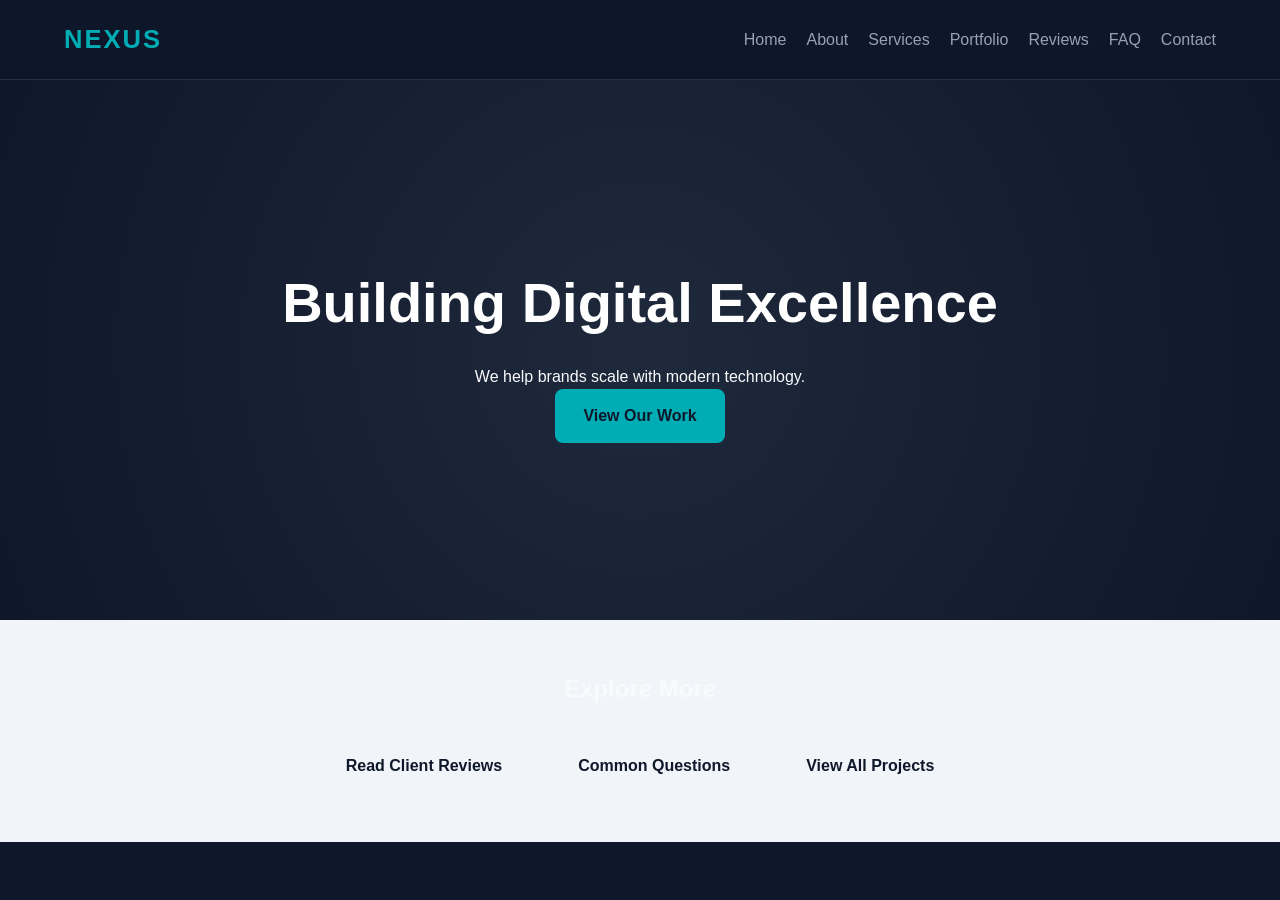
<file: index.html>
<!DOCTYPE html>
<html lang="en">
<head>
    <meta charset="UTF-8">
    <meta name="viewport" content="width=device-width, initial-scale=1.0">
    <link rel="stylesheet" href="style.css">
    <title>Nexus Agency | Home</title>
</head>
<body>
    <nav>
    <div class="logo">NEXUS</div>
    <ul>
        <li><a href="index.html">Home</a></li>
        <li><a href="about.html">About</a></li>
        <li><a href="services.html">Services</a></li>
        <li><a href="portfolio.html">Portfolio</a></li>
        <li><a href="reviews.html">Reviews</a></li>
        <li><a href="faq.html">FAQ</a></li>
        <li><a href="contact.html">Contact</a></li>
    </ul>
</nav>
    <header class="hero">
        <h1>Building Digital Excellence</h1>
        <p>We help brands scale with modern technology.</p>
        <a href="portfolio.html" class="btn">View Our Work</a>
    </header>
    <section style="padding: 50px 5%; background: #f1f5f9; text-align: center;">
    <h2>Explore More</h2>
    <div style="display: flex; justify-content: center; gap: 20px; margin-top: 30px; flex-wrap: wrap;">
        <a href="reviews.html" class="btn" style="background: var(--dark);">Read Client Reviews</a>
        <a href="faq.html" class="btn" style="background: var(--dark);">Common Questions</a>
        <a href="portfolio.html" class="btn" style="background: var(--dark);">View All Projects</a>
    </div>
</section>

    <script src="main.js"></script>
</body>
</html>
</file>
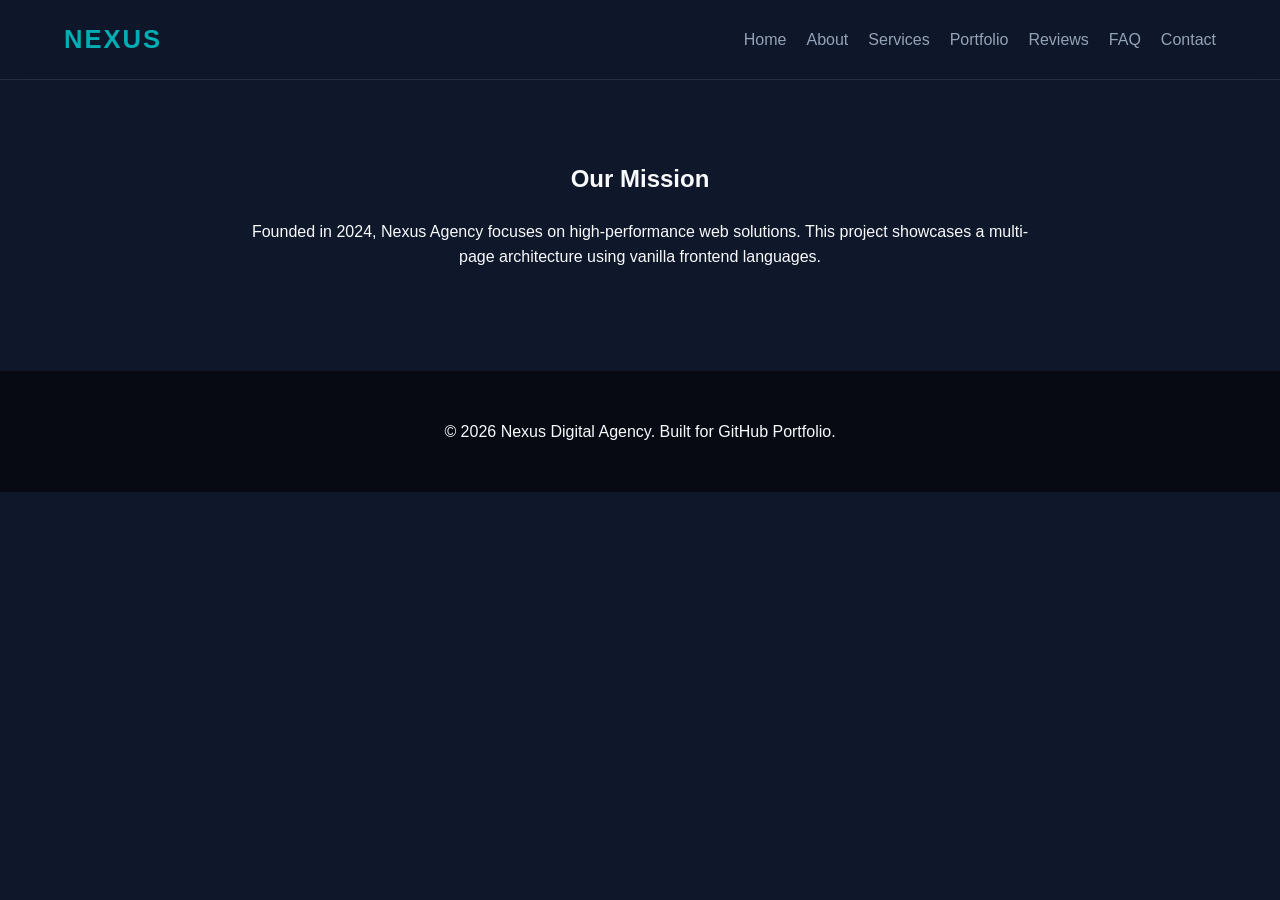
<file: about.html>
<!DOCTYPE html>
<html lang="en">
<head>
        <meta charset="UTF-8">
    <meta name="viewport" content="width=device-width, initial-scale=1.0">
    <link rel="stylesheet" href="style.css">
    <title>About Us | Nexus Agency</title>
</head>
<body>
    <nav>
        <div class="logo">NEXUS</div>
        <ul>
            <li><a href="index.html">Home</a></li>
        <li><a href="about.html">About</a></li>
        <li><a href="services.html">Services</a></li>
        <li><a href="portfolio.html">Portfolio</a></li>
        <li><a href="reviews.html">Reviews</a></li>
        <li><a href="faq.html">FAQ</a></li>
        <li><a href="contact.html">Contact</a></li>
        </ul>
    </nav>

    <section style="padding: 5rem 10%; text-align: center;">
        <h2>Our Mission</h2>
        <p style="max-width: 800px; margin: 20px auto;">
            Founded in 2024, Nexus Agency focuses on high-performance web solutions. 
            This project showcases a multi-page architecture using vanilla frontend languages.
        </p>
    </section>

    <footer>
        <p>&copy; 2026 Nexus Digital Agency. Built for GitHub Portfolio.</p>
    </footer>
</body>
</html>
</file>
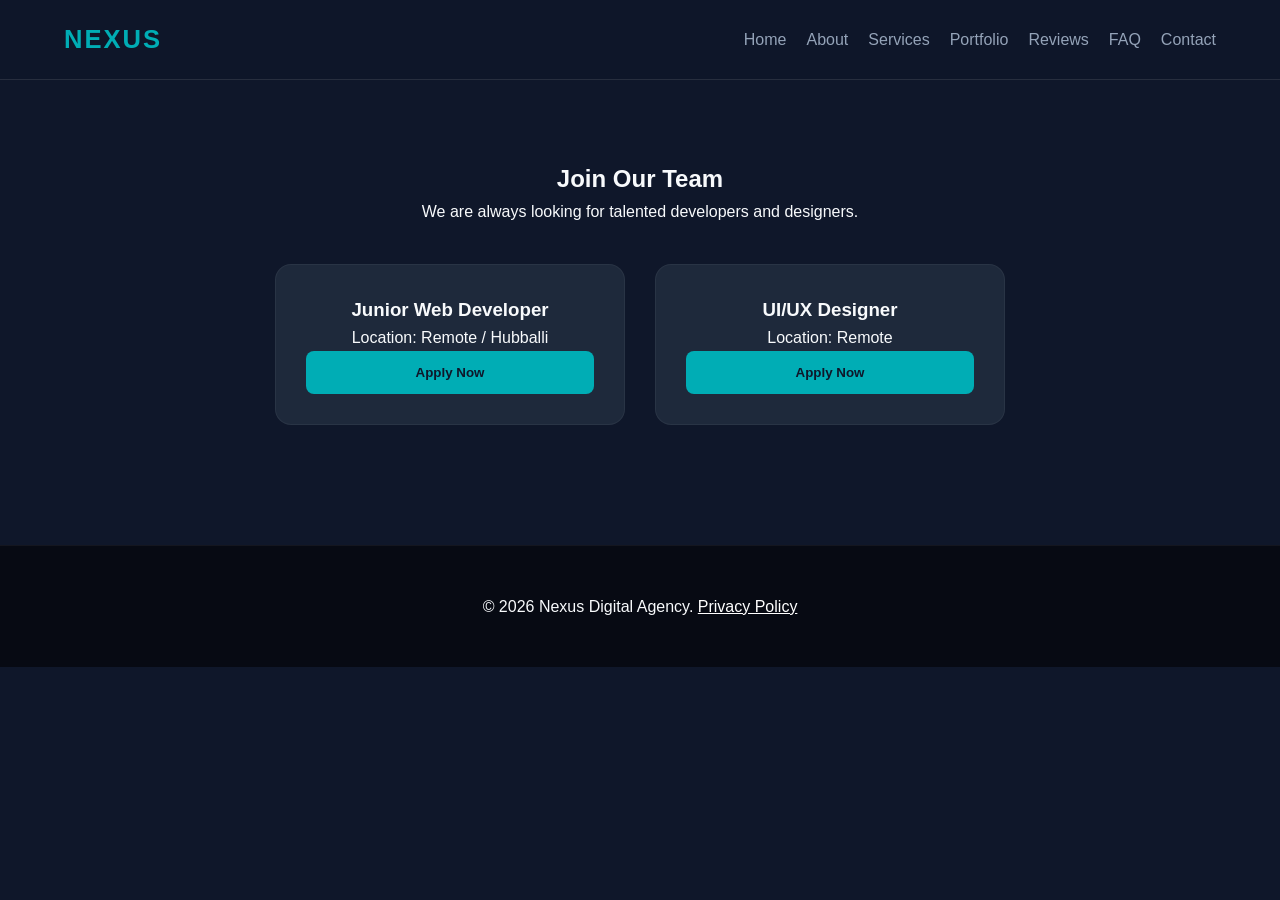
<file: careers.html>
<!DOCTYPE html>
<html lang="en">
<head>
    <meta charset="UTF-8">
    <link rel="stylesheet" href="style.css">
    <title>Careers | Nexus Agency</title>
</head>
<body>
    <nav>
        <div class="logo">NEXUS</div>
        <ul>
            <li><a href="index.html">Home</a></li>
            <li><a href="about.html">About</a></li>
            <li><a href="services.html">Services</a></li>
            <li><a href="portfolio.html">Portfolio</a></li>
            <li><a href="reviews.html">Reviews</a></li>
            <li><a href="faq.html">FAQ</a></li>
            <li><a href="contact.html">Contact</a></li>
        </ul>
    </nav>

    <section style="padding: 80px 5%; text-align: center;">
        <h1>Join Our Team</h1>
        <p>We are always looking for talented developers and designers.</p>
        
        <div class="portfolio-grid" style="margin-top: 40px;">
            <div class="portfolio-card" style="padding: 30px;">
                <h3>Junior Web Developer</h3>
                <p>Location: Remote / Hubballi</p>
                <button class="btn">Apply Now</button>
            </div>
            <div class="portfolio-card" style="padding: 30px;">
                <h3>UI/UX Designer</h3>
                <p>Location: Remote</p>
                <button class="btn">Apply Now</button>
            </div>
        </div>
    </section>

    <footer>
        <p>&copy; 2026 Nexus Digital Agency. <a href="privacy.html" style="color: white;">Privacy Policy</a></p>
    </footer>
</body>
</html>
</file>
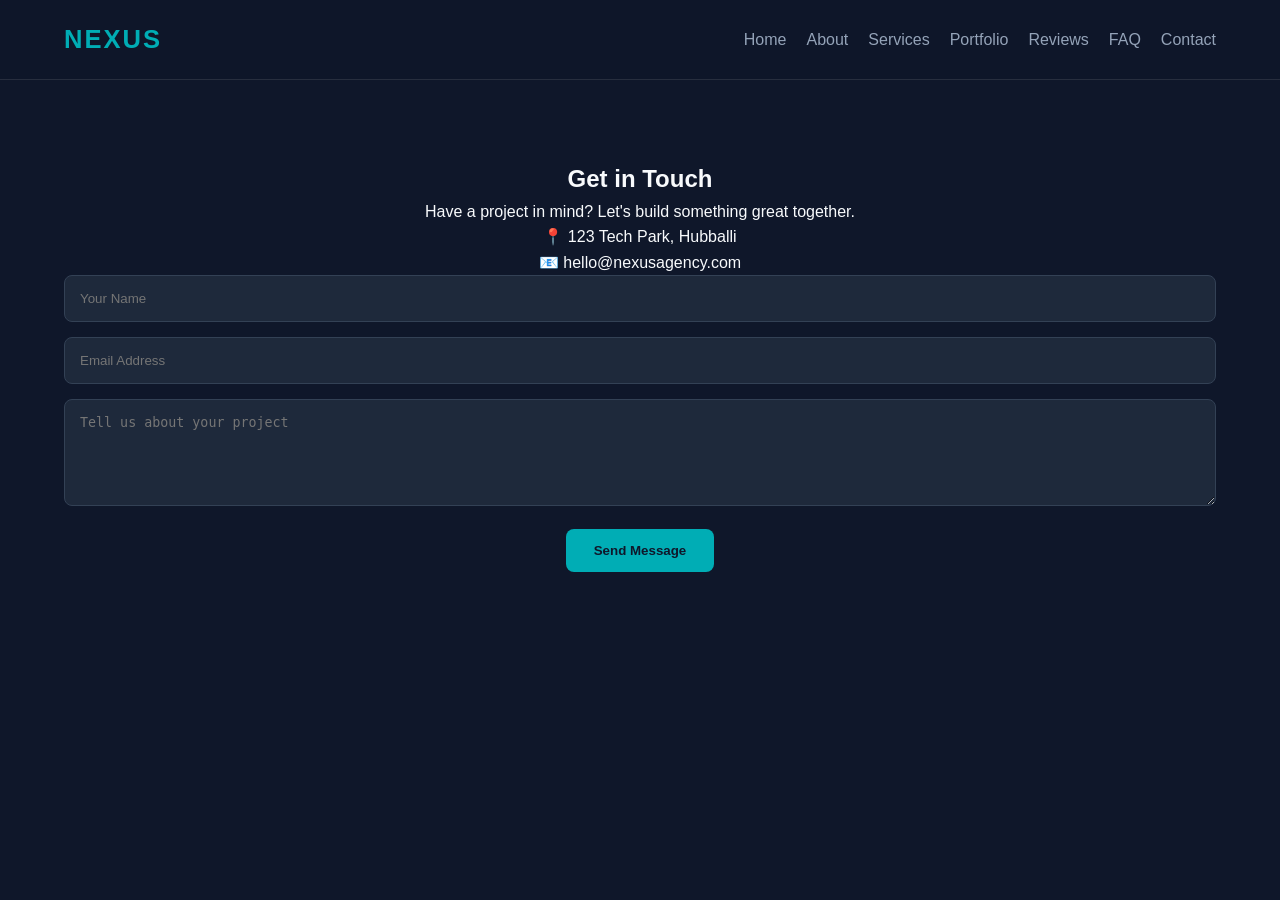
<file: contact.html>
<!DOCTYPE html>
<html lang="en">
<head>
        <meta charset="UTF-8">
    <meta name="viewport" content="width=device-width, initial-scale=1.0">
    <link rel="stylesheet" href="style.css">
    <title>Contact Us | Nexus Agency</title>
</head>
<body>
    <nav>
        <div class="logo">NEXUS</div>
        <ul>
            <li><a href="index.html">Home</a></li>
        <li><a href="about.html">About</a></li>
        <li><a href="services.html">Services</a></li>
        <li><a href="portfolio.html">Portfolio</a></li>
        <li><a href="reviews.html">Reviews</a></li>
        <li><a href="faq.html">FAQ</a></li>
        <li><a href="contact.html">Contact</a></li>
        </ul>
    </nav>

    <section class="contact-section">
        <div class="contact-container">
            <div class="contact-info">
                <h1>Get in Touch</h1>
                <p>Have a project in mind? Let's build something great together.</p>
                <div class="info-item">📍 123 Tech Park, Hubballi</div>
                <div class="info-item">📧 hello@nexusagency.com</div>
            </div>

            <form class="contact-form" id="mainContactForm">
                <input type="text" placeholder="Your Name" required>
                <input type="email" placeholder="Email Address" required>
                <textarea placeholder="Tell us about your project" rows="5" required></textarea>
                <button type="submit" class="btn">Send Message</button>
            </form>
        </div>
    </section>

    <script src="main.js"></script>
</body>
</html>
</file>
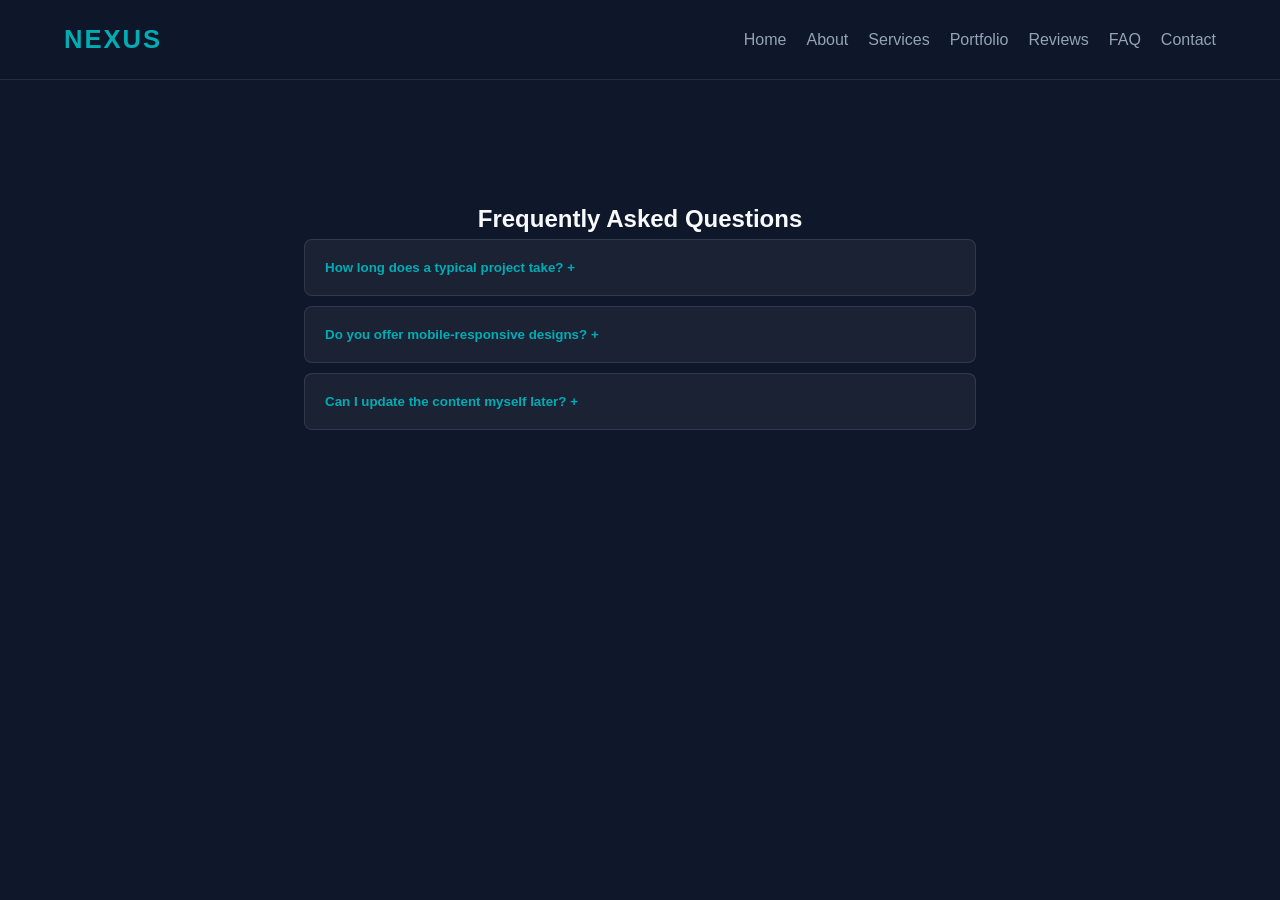
<file: faq.html>
<!DOCTYPE html>
<html lang="en">
<head>
    <meta charset="UTF-8">
    <link rel="stylesheet" href="style.css">
    <title>FAQ | Nexus Agency</title>
</head>
<body>
    <nav>
        <div class="logo">NEXUS</div>
        <ul>
            <li><a href="index.html">Home</a></li>
        <li><a href="about.html">About</a></li>
        <li><a href="services.html">Services</a></li>
        <li><a href="portfolio.html">Portfolio</a></li>
        <li><a href="reviews.html">Reviews</a></li>
        <li><a href="faq.html">FAQ</a></li>
        <li><a href="contact.html">Contact</a></li>
        </ul>
    </nav>

    <section class="faq-container">
        <h1>Frequently Asked Questions</h1>
        
        <div class="faq-item">
            <button class="faq-question">How long does a typical project take? <span>+</span></button>
            <div class="faq-answer">
                <p>Most standard website projects are completed within 4-6 weeks, depending on the complexity and number of pages required.</p>
            </div>
        </div>

        <div class="faq-item">
            <button class="faq-question">Do you offer mobile-responsive designs? <span>+</span></button>
            <div class="faq-answer">
                <p>Absolutely. Every project we build is "Mobile-First," ensuring it looks great on smartphones, tablets, and desktops.</p>
            </div>
        </div>

        <div class="faq-item">
            <button class="faq-question">Can I update the content myself later? <span>+</span></button>
            <div class="faq-answer">
                <p>Yes! We provide documentation and a brief training session to show you how to manage your content once the site is live.</p>
            </div>
        </div>
    </section>

    <script src="main.js"></script>
</body>
</html>
</file>
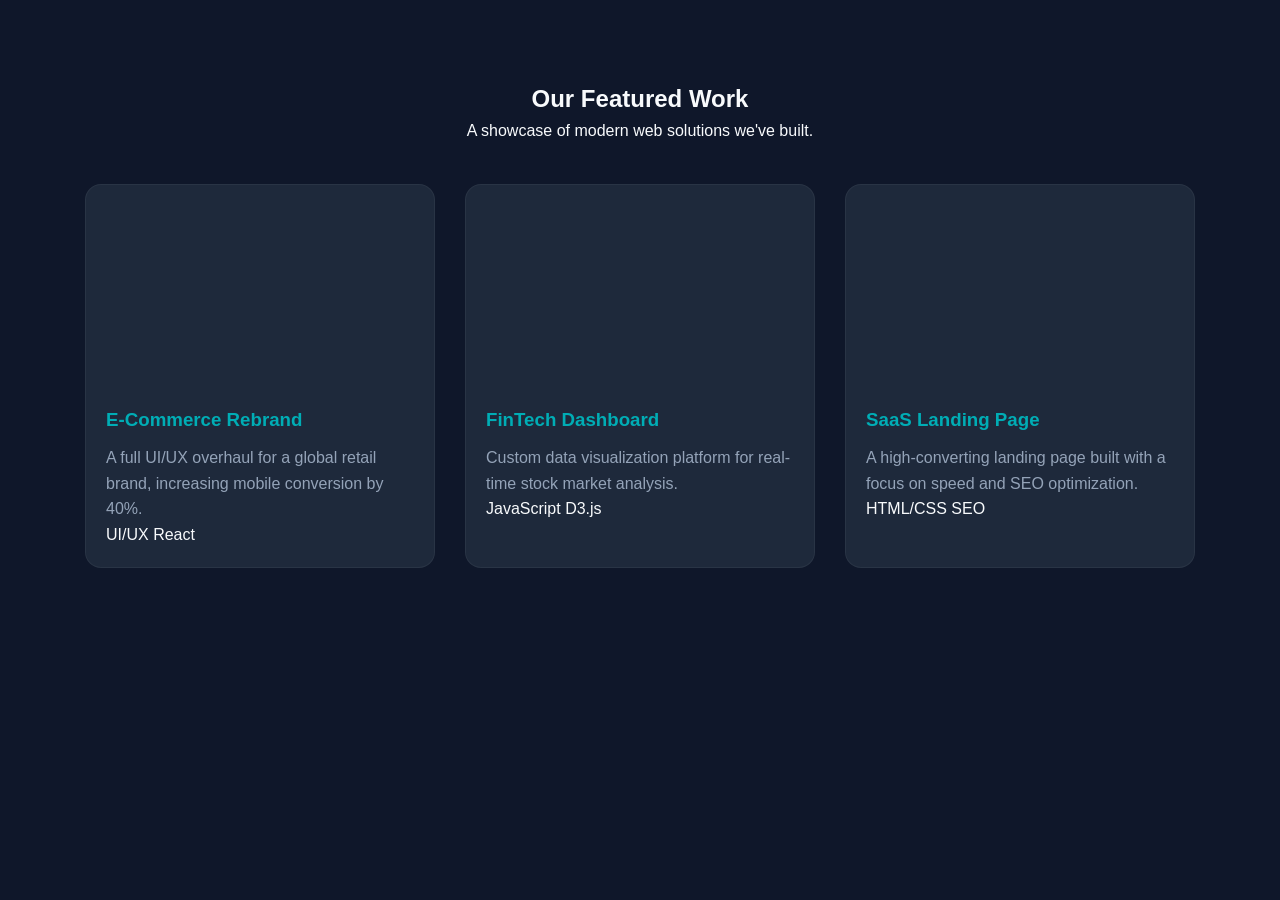
<file: portfolio.html>
<!DOCTYPE html>
<html lang="en">
<meta charset="UTF-8">
<meta name="viewport" content="width=device-width, initial-scale=1.0">
<link rel="stylesheet" href="./style.css">
<section class="portfolio-section">
    <h1>Our Featured Work</h1>
    <p>A showcase of modern web solutions we've built.</p>
    
    <div class="portfolio-grid">
        <!-- Project 1 -->
        <div class="portfolio-card">
            <div class="card-image" style="background-image: url('https://images.unsplash.com/photo-1460925895917-afdab827c52f?auto=format&fit=crop&w=500&q=80')"></div>
            <div class="card-content">
                <h3>E-Commerce Rebrand</h3>
                <p>A full UI/UX overhaul for a global retail brand, increasing mobile conversion by 40%.</p>
                <span class="tag">UI/UX</span> <span class="tag">React</span>
            </div>
        </div>

        <!-- Project 2 -->
        <div class="portfolio-card">
            <div class="card-image" style="background-image: url('https://images.unsplash.com/photo-1551288049-bbda38a5c4a1?auto=format&fit=crop&w=500&q=80')"></div>
            <div class="card-content">
                <h3>FinTech Dashboard</h3>
                <p>Custom data visualization platform for real-time stock market analysis.</p>
                <span class="tag">JavaScript</span> <span class="tag">D3.js</span>
            </div>
        </div>

        <!-- Project 3 -->
        <div class="portfolio-card">
            <div class="card-image" style="background-image: url('https://images.unsplash.com/photo-1522542550221-31fd19575a2d?auto=format&fit=crop&w=500&q=80')"></div>
            <div class="card-content">
                <h3>SaaS Landing Page</h3>
                <p>A high-converting landing page built with a focus on speed and SEO optimization.</p>
                <span class="tag">HTML/CSS</span> <span class="tag">SEO</span>
            </div>
        </div>
    </div>
</section>
</html>
</file>
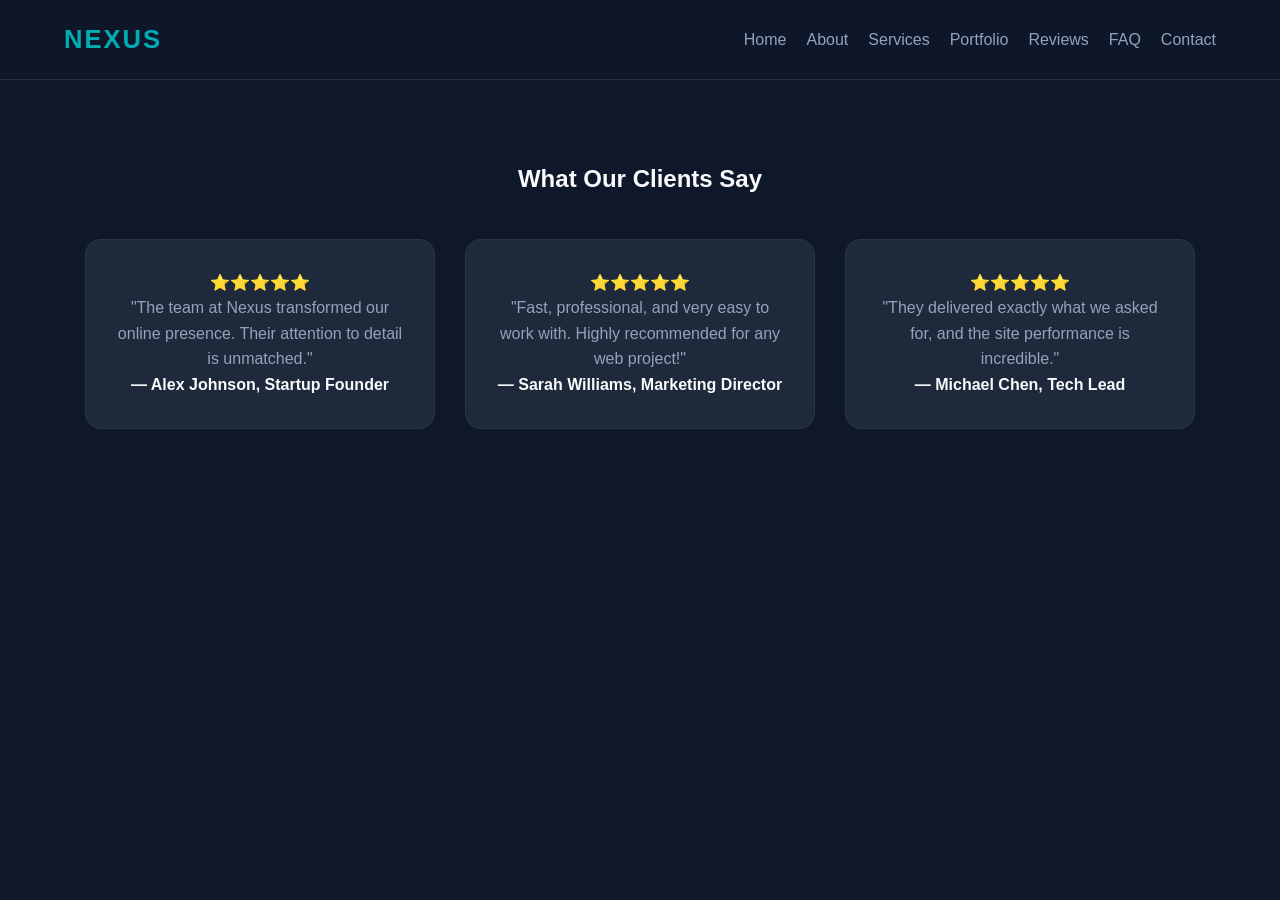
<file: reviews.html>
<!DOCTYPE html>
<html lang="en">
<head>
    <meta charset="UTF-8">
    <link rel="stylesheet" href="style.css">
    <title>Client Reviews | Nexus Agency</title>
</head>
<body>
    <nav>
        <div class="logo">NEXUS</div>
        <ul>
            <li><a href="index.html">Home</a></li>
        <li><a href="about.html">About</a></li>
        <li><a href="services.html">Services</a></li>
        <li><a href="portfolio.html">Portfolio</a></li>
        <li><a href="reviews.html">Reviews</a></li>
        <li><a href="faq.html">FAQ</a></li>
        <li><a href="contact.html">Contact</a></li>
        </ul>
    </nav>

    <section class="reviews-section">
        <h1>What Our Clients Say</h1>
        <div class="reviews-grid">
            <div class="review-card">
                <div class="stars">⭐⭐⭐⭐⭐</div>
                <p>"The team at Nexus transformed our online presence. Their attention to detail is unmatched."</p>
                <h4>— Alex Johnson, Startup Founder</h4>
            </div>
            <div class="review-card">
                <div class="stars">⭐⭐⭐⭐⭐</div>
                <p>"Fast, professional, and very easy to work with. Highly recommended for any web project!"</p>
                <h4>— Sarah Williams, Marketing Director</h4>
            </div>
            <div class="review-card">
                <div class="stars">⭐⭐⭐⭐⭐</div>
                <p>"They delivered exactly what we asked for, and the site performance is incredible."</p>
                <h4>— Michael Chen, Tech Lead</h4>
            </div>
        </div>
    </section>

    <script src="main.js"></script>
</body>
</html>
</file>
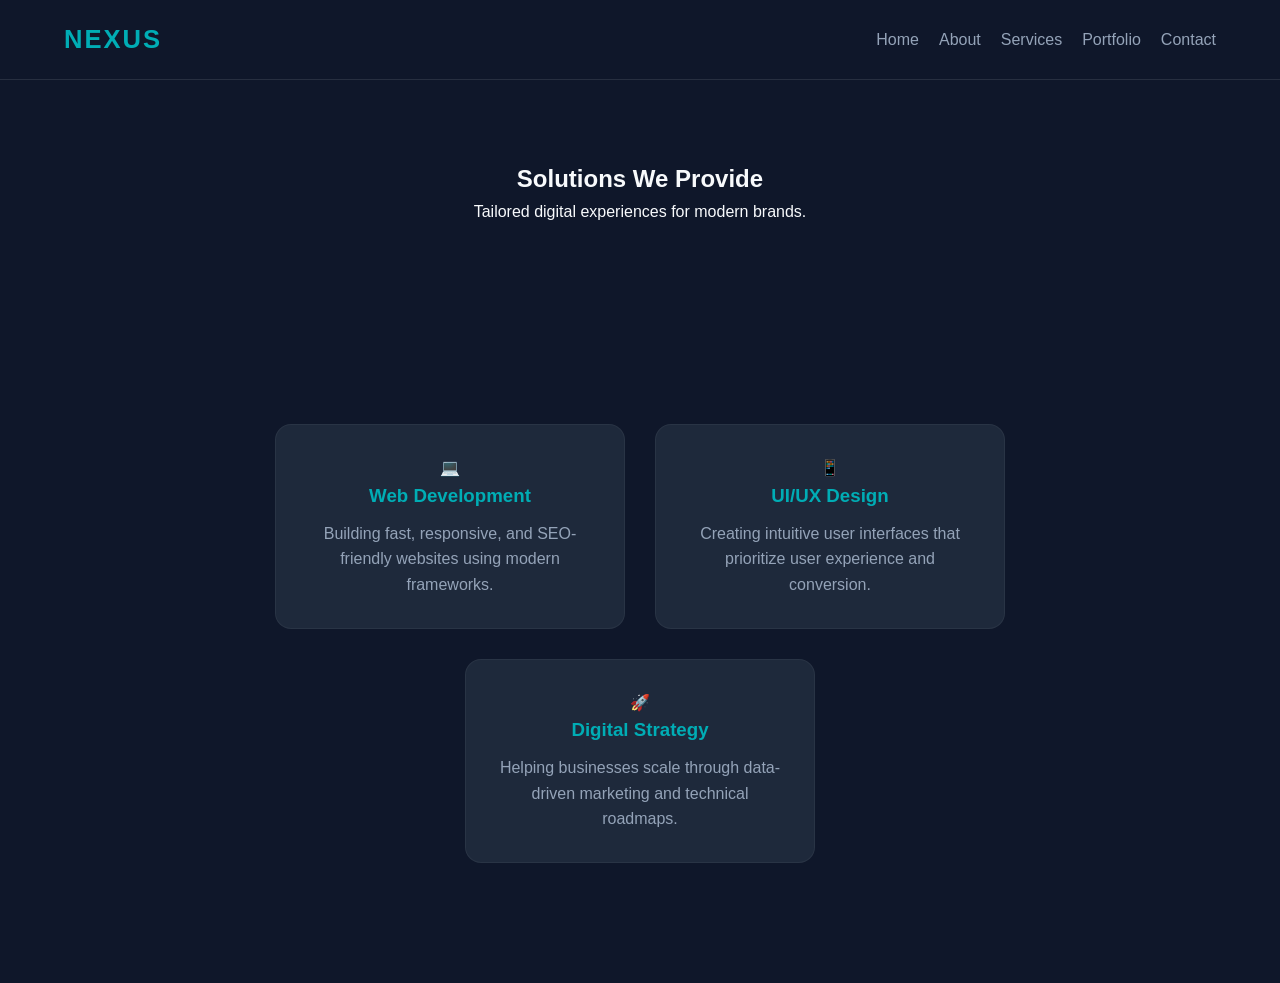
<file: services.html>
<!DOCTYPE html>
<html lang="en">
<head>
    <meta charset="UTF-8">
    <link rel="stylesheet" href="style.css">
    <title>Our Services | Nexus Agency</title>
</head>
<body>
    <nav>
        <div class="logo">NEXUS</div>
        <ul>
            <li><a href="index.html">Home</a></li>
            <li><a href="about.html">About</a></li>
            <li><a href="services.html">Services</a></li>
            <li><a href="portfolio.html">Portfolio</a></li>
            <li><a href="contact.html">Contact</a></li>
        </ul>
    </nav>

    <section class="services-header">
        <h1>Solutions We Provide</h1>
        <p>Tailored digital experiences for modern brands.</p>
    </section>

    <section class="services-container">
        <div class="service-box">
            <div class="icon">💻</div>
            <h3>Web Development</h3>
            <p>Building fast, responsive, and SEO-friendly websites using modern frameworks.</p>
        </div>

        <div class="service-box">
            <div class="icon">📱</div>
            <h3>UI/UX Design</h3>
            <p>Creating intuitive user interfaces that prioritize user experience and conversion.</p>
        </div>

        <div class="service-box">
            <div class="icon">🚀</div>
            <h3>Digital Strategy</h3>
            <p>Helping businesses scale through data-driven marketing and technical roadmaps.</p>
        </div>
    </section>

    <script src="main.js"></script>
</body>
</html>
</file>
<file: style.css>
/* Color Variables - Deep Space Theme */
:root {
    --primary: #00adb5;       /* Cyber Teal */
    --accent: #71ebd2;        /* Soft Mint */
    --bg-dark: #0f172a;       /* Deep Navy */
    --bg-card: #1e293b;       /* Slate Blue */
    --text-main: #f8fafc;     /* Off White */
    --text-dim: #94a3b8;      /* Muted Grey */
}

* { margin: 0; padding: 0; box-sizing: border-box; }

body {
    font-family: 'Inter', sans-serif;
    line-height: 1.6;
    background-color: var(--bg-dark);
    color: var(--text-main);
    overflow-x: hidden; /* Prevents side-scrolling */
}

/* Navigation */
nav {
    background: rgba(15, 23, 42, 0.9);
    backdrop-filter: blur(10px);
    padding: 1.2rem 5%;
    display: flex;
    justify-content: space-between;
    align-items: center;
    position: sticky;
    top: 0;
    z-index: 1000;
    border-bottom: 1px solid rgba(255, 255, 255, 0.1);
}

nav .logo { 
    color: var(--primary); 
    font-size: 1.6rem; 
    font-weight: 800; 
    letter-spacing: 2px; 
}

nav ul { display: flex; list-style: none; gap: 20px; }
nav ul li a {
    color: var(--text-dim);
    text-decoration: none;
    font-weight: 500;
    transition: 0.3s;
}
nav ul li a:hover { color: var(--primary); }

/* Hero Section */
.hero {
    height: 60vh;
    display: flex;
    flex-direction: column;
    justify-content: center;
    align-items: center;
    text-align: center;
    background: radial-gradient(circle at center, #1e293b 0%, #0f172a 100%);
    padding: 20px;
}
.hero h1 { font-size: 3.5rem; margin-bottom: 1rem; color: #fff; }

/* Buttons */
.btn {
    background: var(--primary);
    color: #0f172a;
    padding: 14px 28px;
    text-decoration: none;
    border-radius: 8px;
    font-weight: bold;
    transition: 0.3s;
    border: none;
    cursor: pointer;
    display: inline-block;
}
.btn:hover { 
    background: var(--accent); 
    box-shadow: 0 0 20px rgba(0, 173, 181, 0.4);
}

/* Layout Containers - The FIX for image_2caa59.png */
section {
    padding: 80px 5%;
    text-align: center;
}

.services-container, .portfolio-grid, .reviews-grid {
    display: flex;
    flex-wrap: wrap;
    justify-content: center;
    gap: 30px;
    max-width: 1200px;
    margin: 40px auto;
}

/* Card Styling */
.service-box, .portfolio-card, .review-card {
    background: var(--bg-card);
    border-radius: 16px;
    border: 1px solid rgba(255, 255, 255, 0.05);
    padding: 30px;
    width: 350px; /* Fixed width prevents the stretching in image_2caa59.png */
    transition: transform 0.3s ease, border-color 0.3s ease;
    display: flex;
    flex-direction: column;
}

.portfolio-card { padding: 0; overflow: hidden; } /* Portfolio needs specific padding 0 for images */

.service-box:hover, .portfolio-card:hover {
    transform: translateY(-10px);
    border-color: var(--primary);
}

.card-image {
    height: 200px;
    background-size: cover;
    background-position: center;
    width: 100%;
}

.card-content { padding: 20px; text-align: left; }
.card-content h3, .service-box h3 { color: var(--primary); margin-bottom: 10px; }
.card-content p, .review-card p, .service-box p { color: var(--text-dim); }

/* FAQ Styles */
.faq-container { max-width: 800px; margin: 40px auto; }
.faq-question {
    width: 100%;
    background: rgba(255, 255, 255, 0.05);
    color: var(--primary) !important;
    padding: 20px;
    text-align: left;
    border: 1px solid rgba(255, 255, 255, 0.1);
    border-radius: 8px;
    margin-bottom: 10px;
    cursor: pointer;
    font-weight: bold;
}
.faq-answer {
    max-height: 0;
    overflow: hidden;
    transition: 0.3s ease-out;
    background: rgba(255, 255, 255, 0.02);
}
.faq-item.active .faq-answer { max-height: 200px; padding: 10px 20px; }

/* Forms */
input, textarea {
    width: 100%;
    padding: 15px;
    background: #1e293b;
    border: 1px solid #334155;
    color: white;
    margin-bottom: 15px;
    border-radius: 8px;
}

/* Footer */
footer {
    background: #070a13;
    padding: 3rem;
    text-align: center;
    border-top: 1px solid rgba(255, 255, 255, 0.05);
}

/* Responsive Adjustments for Mobile */
@media (max-width: 768px) {
    /* Shrink the Hero text so it doesn't wrap awkwardly */
    .hero h1 {
        font-size: 2.2rem;
    }

    /* Stack the Navigation links vertically or hide them */
    nav {
        flex-direction: column;
        gap: 15px;
        padding: 20px;
    }

    nav ul {
        gap: 10px;
        flex-wrap: wrap;
        justify-content: center;
    }

    /* Ensure cards take up more width on small screens */
    .service-box, .portfolio-card, .review-card {
        width: 100%;
        max-width: 400px;
    }

    /* Add more breathing room for sections */
    section {
        padding: 40px 20px;
    }
}
</file>
